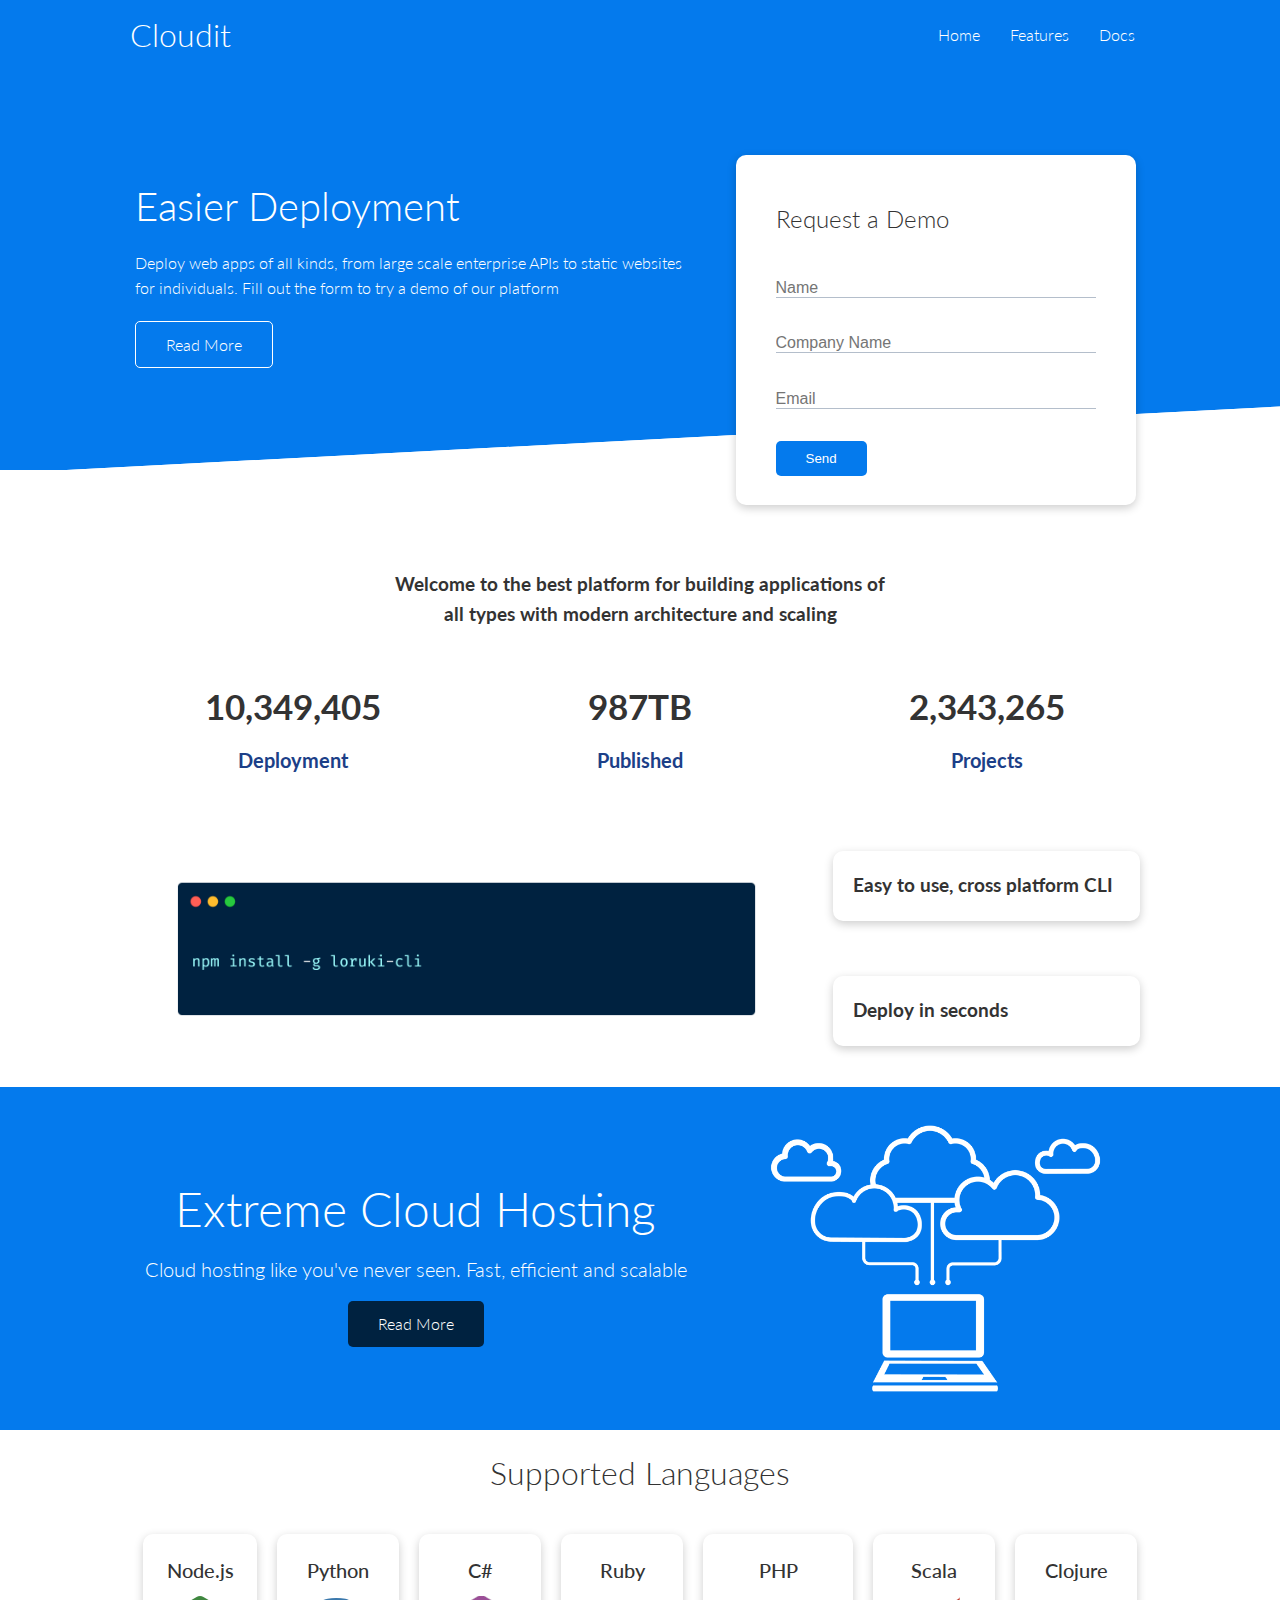
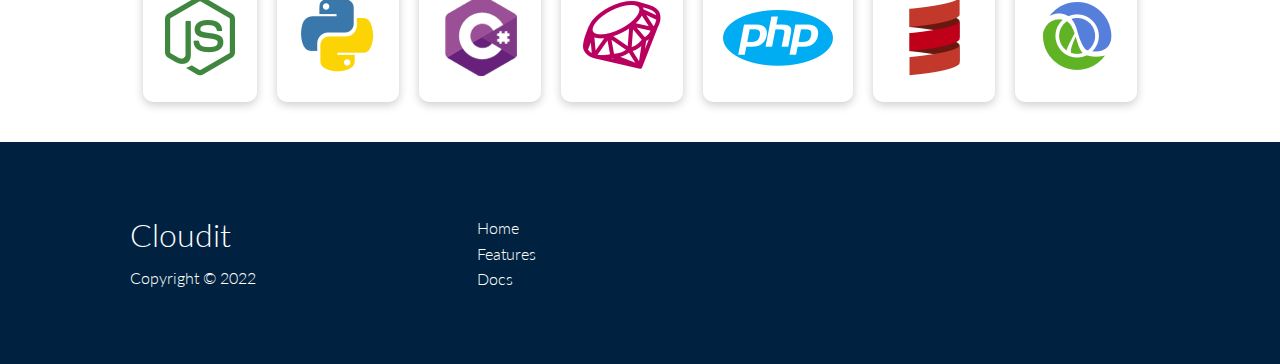
<file: index.html>
<!DOCTYPE html>
<html lang="en">
<head>
    <meta charset="UTF-8">
    <meta name="viewport" content="width=device-width, initial-scale=1.0">

    <link 
		rel="stylesheet" 
		href="https://cdnjs.cloudflare.com/ajax/libs/font-awesome/6.1.1/css/all.min.css" 
		integrity="sha512-KfkfwYDsLkIlwQp6LFnl8zNdLGxu9YAA1QvwINks4PhcElQSvqcyVLLD9aMhXd13uQjoXtEKNosOWaZqXgel0g==" 
		crossorigin="anonymous" referrerpolicy="no-referrer" 
	/>
    <link rel="stylesheet" type="text/css" href="css/style.css">
    <link rel="stylesheet" type="text/css" href="css/utilities.css">
    <title>Cloudit</title>
</head>

<body>
    <div class="navbar">
        <div class="container flex">
            <h1 class="logo"><a href="#">Cloudit</a></h1>

            <ul>
                <li><a href="index.html">Home</a></li>
                <li><a href="features.html">Features</a></li>
                <li><a href="docs.html">Docs</a></li>
            </ul>
        </div>
    </div>

    <section class="showcase">
        <div class="container grid">
            <div class="showcase-text">
                <h1>Easier Deployment</h1>

                <p>
                    Deploy web apps of all kinds, from large scale enterprise APIs 
                    to static websites for individuals. Fill out the form to try a 
                    demo of our platform
                </p>

                <a href="features.html" class="btn btn-outline">Read More</a>
            </div>

            <div class="showcase-form card">
                <h2>Request a Demo</h2>

                <form name="contact" method="POST" data-netlify="true"  netlify-honeypot="bot-field">
					<input type="hidden" name="form-name" value="contact">

					<p class="hidden">
						<label>
							Don't fill this out if you're human: <input name="bot-field" />
						</label>
					</p>

                    <div class="form-control">
                        <input type="text" name="name" placeholder="Name" required>
                    </div>

                    <div class="form-control">
                        <input type="text" name="company" placeholder="Company Name" required>
                    </div>
                    
                    <div class="form-control">
                        <input type="email" name="email" placeholder="Email" required>
                    </div>

                    <input type="submit" value="Send" class="btn btn-primary">
                </form>
            </div>
        </div>
    </section>

    <section class="stats">
        <div class="container">
            <h3 class="stats-heading text-center my-1">
                Welcome to the best platform for building applications 
                of all types with modern architecture and scaling
            </h3>

            <div class="grid grid-3 text-center my-4">
                <div>
                    <i class="fas fa-server fa-3x"></i>
                    <h3>10,349,405</h3>
                    <p class="text-secondary">Deployment</p>
                </div>

                <div>
                    <i class="fas fa-upload fa-3x"></i>
                    <h3>987TB</h3>
                    <p class="text-secondary">Published</p>
                </div>

                <div>
                    <i class="fas fa-project-diagram fa-3x"></i>
                    <h3>2,343,265</h3>
                    <p class="text-secondary">Projects</p>
                </div>
            </div>
        </div>
    </section>

    <section class="cli">
        <div class="container grid">
            <img src="images/cli.png" alt="">

            <div class="card">
                <h3>Easy to use, cross platform CLI</h3>
            </div>

            <div class="card">
                <h3>Deploy in seconds</h3>
            </div>
        </div>
    </section>

    <section class="cloud bg-primary my-2 py-2">
        <div class="container grid">
            <div class="text-center">
                <h2 class="lg">Extreme Cloud Hosting</h2>
                <p class="lead my-1">
                    Cloud hosting like you've never seen.
                    Fast, efficient and scalable
                </p>
                <a href="features.html" class="btn btn-dark">Read More</a>
            </div>

            <img src="images/cloud.png" alt="">
        </div>
    </section>

    <section class="languages">
        <h2 class="md text-center my-2">
            Supported Languages
        </h2>

        <div class="container flex">
            <div class="card">
                <h4>Node.js</h4>
                <img src="images/logos/node.png" alt="">
            </div>

            <div class="card">
                <h4>Python</h4>
                <img src="images/logos/python.png" alt="">
            </div>

            <div class="card">
                <h4>C#</h4>
                <img src="images/logos/csharp.png" alt="">
            </div>

            <div class="card">
                <h4>Ruby</h4>
                <img src="images/logos/ruby.png" alt="">
            </div>

            <div class="card">
                <h4>PHP</h4>
                <img src="images/logos/php.png" alt="">
            </div>

            <div class="card">
                <h4>Scala</h4>
                <img src="images/logos/scala.png" alt="">
            </div>

            <div class="card">
                <h4>Clojure</h4>
                <img src="images/logos/clojure.png" alt="">
            </div>
        </div>
    </section>
		
    <footer class="footer bg-dark py-5">
        <div class="container grid grid-3">
            <div>
                <h1>Cloudit</h1>
                <p>Copyright &copy; 2022</p>
            </div>

            <nav>
                <ul>
                    <li><a href="index.html">Home</a></li>
                    <li><a href="features.html">Features</a></li>
                    <li><a href="docs.html">Docs</a></li>
                </ul>
            </nav>

            <div class="social">
                <a href="#"><i class="fab fa-github fa-2x"></i></a>
                <a href="#"><i class="fab fa-facebook fa-2x"></i></a>
                <a href="#"><i class="fab fa-instagram fa-2x"></i></a>
                <a href="#"><i class="fab fa-twitter fa-2x"></i></a>
            </div>
        </div>
    </footer>
</body>
</html>
</file>
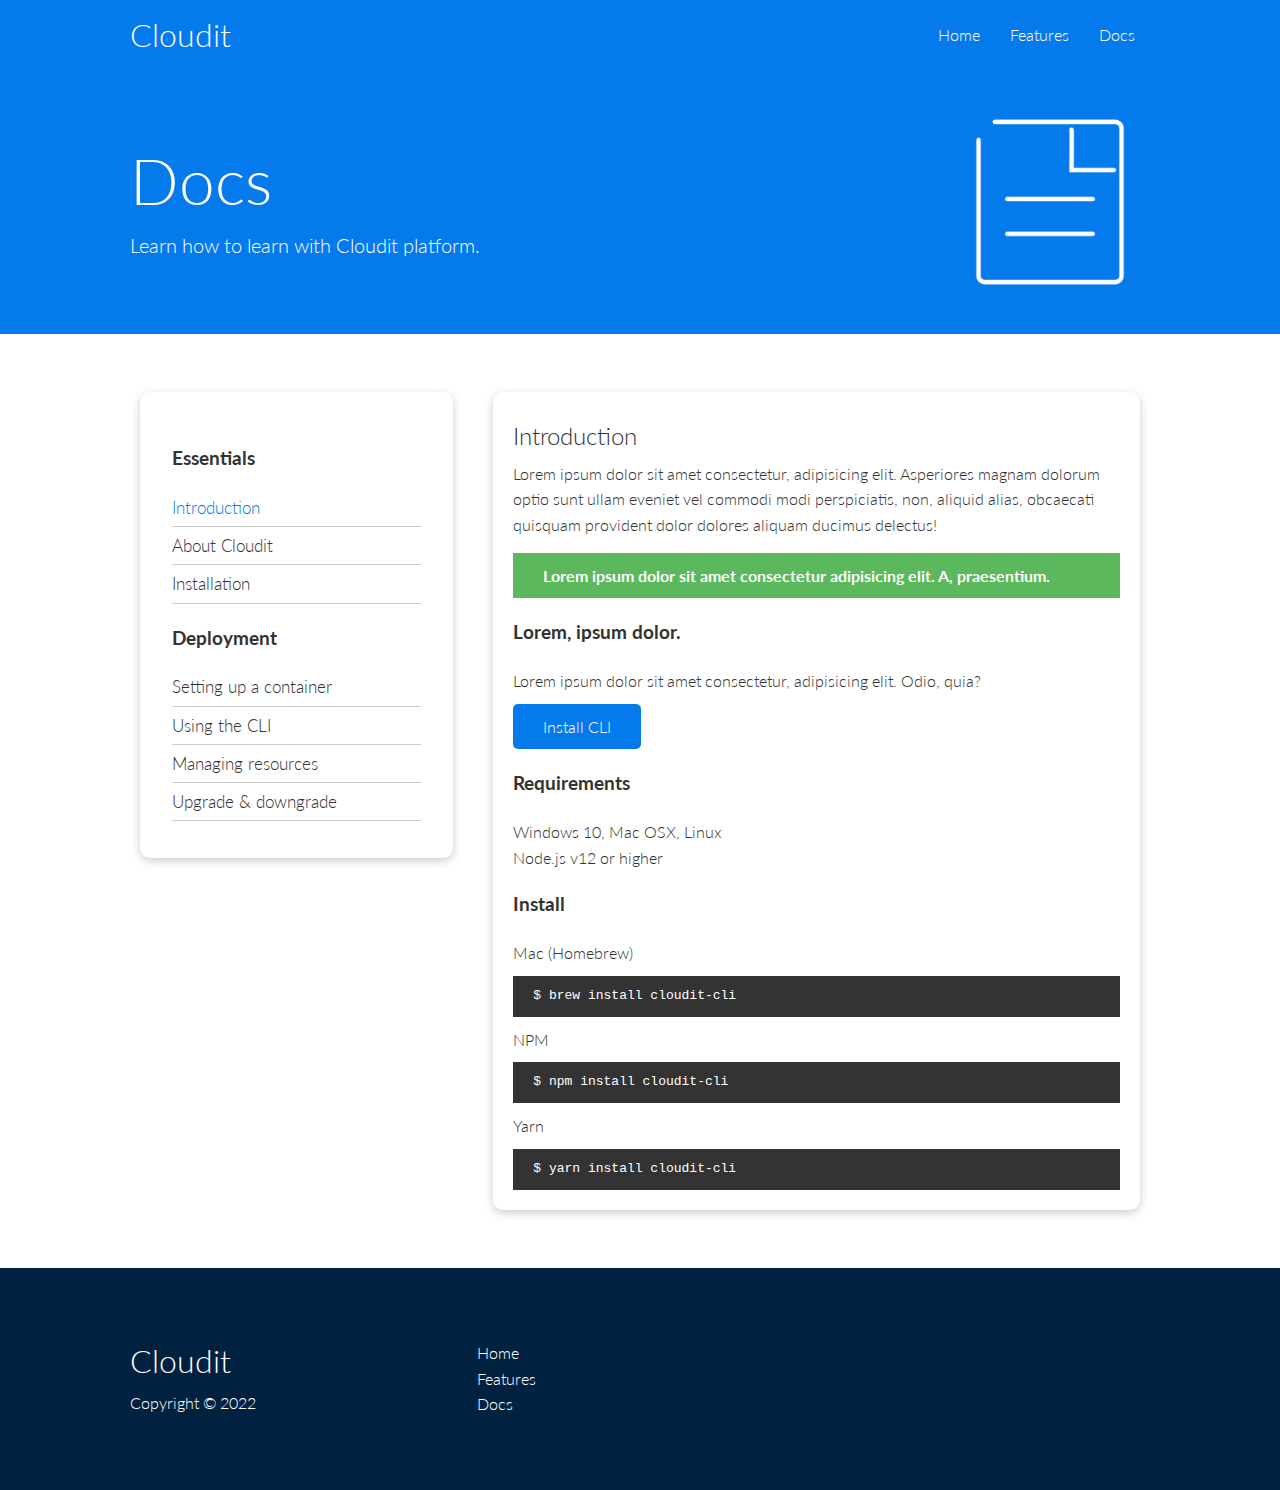
<file: docs.html>
<!DOCTYPE html>
<html lang="en">
<head>
    <meta charset="UTF-8">
    <meta name="viewport" content="width=device-width, initial-scale=1.0">

    <link 
		rel="stylesheet" 
		href="https://cdnjs.cloudflare.com/ajax/libs/font-awesome/6.1.1/css/all.min.css" 
		integrity="sha512-KfkfwYDsLkIlwQp6LFnl8zNdLGxu9YAA1QvwINks4PhcElQSvqcyVLLD9aMhXd13uQjoXtEKNosOWaZqXgel0g==" 
		crossorigin="anonymous" 
		referrerpolicy="no-referrer" 
	/>
    <link rel="stylesheet" type="text/css" href="css/style.css">
    <link rel="stylesheet" type="text/css" href="css/utilities.css">
    <title>features - Cloudit</title>
</head>

<body>
    <div class="navbar">
        <div class="container flex">
            <h1 class="logo"><a href="index.html">Cloudit</a></h1>

            <ul>
                <li><a href="index.html">Home</a></li>
                <li><a href="features.html">Features</a></li>
                <li><a href="docs.html">Docs</a></li>
            </ul>
        </div>
    </div>

    <section class="docs-head bg-primary py-3">
        <div class="container grid">
            <div>
                <h1 class="xl">Docs</h1>
                <p class="lead">
                    Learn how to learn with Cloudit platform.
                </p>
            </div>

            <img src="images/docs.png" alt="">
        </div>
    </section>

	<section class="docs-main my-4">
		<div class="container grid">
			<div class="card bg-light p-3">
				<h3 class="my-2">Essentials</h3>
				<nav>
					<ul>
						<li><a href="#" class="text-primary">Introduction</a></li>
						<li><a href="#">About Cloudit</a></li>
						<li><a href="#">Installation</a></li>
					</ul>
				</nav>

				<h3 class="my-2">Deployment</h3>
				<nav>
					<ul>
						<li><a href="#">Setting up a container</a></li>
						<li><a href="#">Using the CLI</a></li>
						<li><a href="#">Managing resources</a></li>
						<li><a href="#">Upgrade & downgrade</a></li>
					</ul>
				</nav>
			</div>

			<div class="card">
				<h2>Introduction</h2>

				<p>
					Lorem ipsum dolor sit amet consectetur, adipisicing elit. 
					Asperiores magnam dolorum optio sunt ullam eveniet vel 
					commodi modi perspiciatis, non, aliquid alias, obcaecati 
					quisquam provident dolor dolores aliquam ducimus delectus!
				</p>

				<div class="alert alert-success">
					<i class="fas fa-info"></i>
					Lorem ipsum dolor sit amet consectetur adipisicing elit. A, praesentium.
				</div>

				<h3>Lorem, ipsum dolor.</h3>
				<p>Lorem ipsum dolor sit amet consectetur, adipisicing elit. Odio, quia?</p>
				<a href="#" class="btn btn-primary">Install CLI</a>

				<h3>Requirements</h3>
				<ul>
					<li>Windows 10, Mac OSX, Linux</li>
					<li>Node.js v12 or higher</li>
				</ul>

				<h3>Install</h3>
				<p>Mac (Homebrew)</p>
				<pre><code>$ brew install cloudit-cli</code></pre>
				<p>NPM</p>
				<pre><code>$ npm install cloudit-cli</code></pre>
				<p>Yarn</p>
				<pre><code>$ yarn install cloudit-cli</code></pre>

			</div>
		</div>
	</section>

    <footer class="footer bg-dark py-5">
        <div class="container grid grid-3">
            <div>
                <h1>Cloudit</h1>
                <p>Copyright &copy; 2022</p>
            </div>

            <nav>
                <ul>
                    <li><a href="index.html">Home</a></li>
                    <li><a href="features.html">Features</a></li>
                    <li><a href="docs.html">Docs</a></li>
                </ul>
            </nav>

            <div class="social">
                <a href="#"><i class="fab fa-github fa-2x"></i></a>
                <a href="#"><i class="fab fa-facebook fa-2x"></i></a>
                <a href="#"><i class="fab fa-instagram fa-2x"></i></a>
                <a href="#"><i class="fab fa-twitter fa-2x"></i></a>
            </div>
        </div>
    </footer>
</body>
</html>
</file>
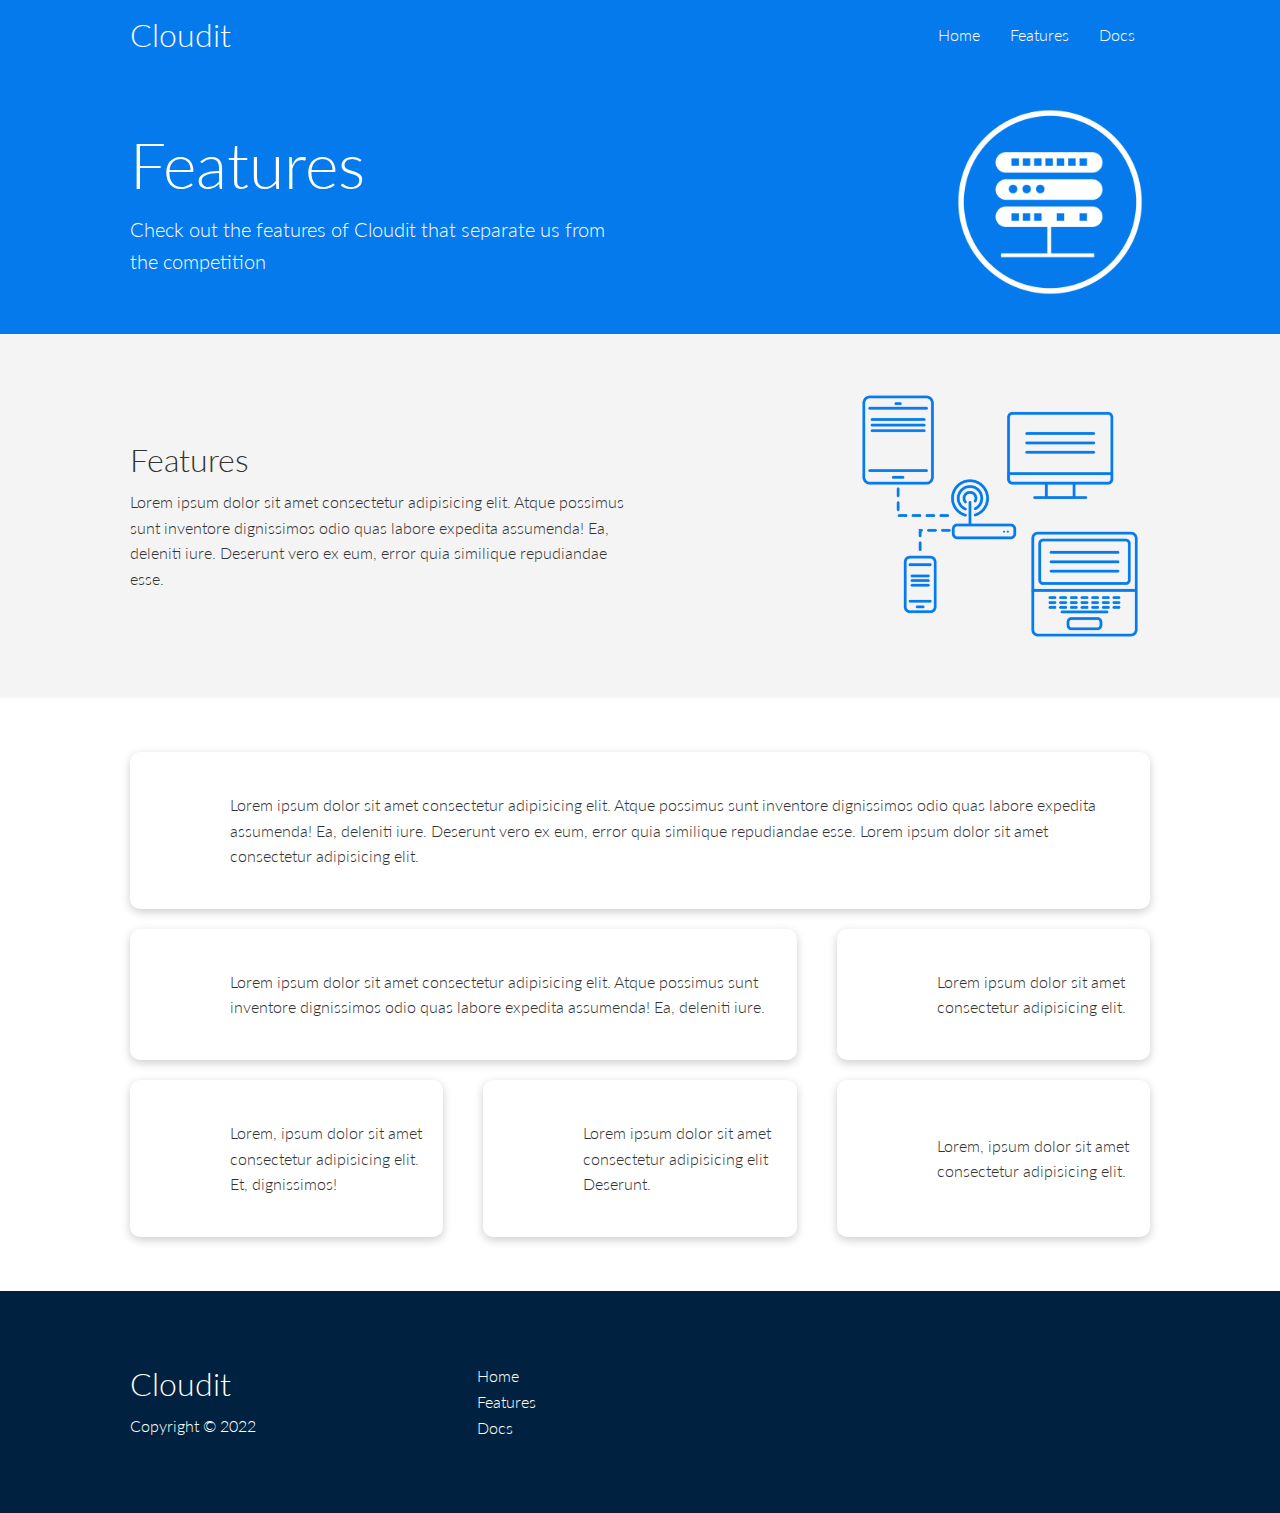
<file: features.html>
<!DOCTYPE html>
<html lang="en">
<head>
    <meta charset="UTF-8">
    <meta name="viewport" content="width=device-width, initial-scale=1.0">

	<link 
		rel="stylesheet" 
		href="https://cdnjs.cloudflare.com/ajax/libs/font-awesome/6.1.1/css/all.min.css" 
		integrity="sha512-KfkfwYDsLkIlwQp6LFnl8zNdLGxu9YAA1QvwINks4PhcElQSvqcyVLLD9aMhXd13uQjoXtEKNosOWaZqXgel0g==" 
		crossorigin="anonymous" referrerpolicy="no-referrer" 
	/>
    <link rel="stylesheet" type="text/css" href="css/style.css">
    <link rel="stylesheet" type="text/css" href="css/utilities.css">
    <title>features - Cloudit</title>
</head>

<body>
    <div class="navbar">
        <div class="container flex">
            <h1 class="logo"><a href="index.html">Cloudit</a></h1>

            <ul>
                <li><a href="index.html">Home</a></li>
                <li><a href="features.html">Features</a></li>
                <li><a href="docs.html">Docs</a></li>
            </ul>
        </div>
    </div>

    <section class="features-head bg-primary py-3">
        <div class="container grid">
            <div>
                <h1 class="xl">Features</h1>
                <p class="lead">
                    Check out the features of Cloudit that separate us from the
					competition
                </p>
            </div>

            <img src="images/server.png" alt="">
        </div>
    </section>

    <section class="features-sub-head bg-light py-3">
        <div class="container grid">
            <div>
                <h1 class="md">Features</h1>
                <p>
                    Lorem ipsum dolor sit amet consectetur adipisicing elit. 
                    Atque possimus sunt inventore dignissimos odio quas labore expedita 
                    assumenda! Ea, deleniti iure. Deserunt vero ex eum, 
                    error quia similique repudiandae esse.
                </p>
            </div>

            <img src="images/server2.png" alt="">
        </div>
    </section>

    <section class="features-main my-2">
        <div class="container grid grid-3">
            <div class="card flex">
                <i class="fas fa-server fa-3x"></i>
                <p>
                    Lorem ipsum dolor sit amet consectetur adipisicing elit. 
                    Atque possimus sunt inventore dignissimos odio quas labore expedita 
                    assumenda! Ea, deleniti iure. Deserunt vero ex eum, 
                    error quia similique repudiandae esse. Lorem ipsum dolor sit amet consectetur adipisicing elit. 
                </p>
            </div>

            <div class="card flex">
				<i class="fas fa-network-wired fa-3x"></i>
				<p>
					Lorem ipsum dolor sit amet consectetur adipisicing elit. 
					Atque possimus sunt inventore dignissimos odio quas labore expedita 
					assumenda! Ea, deleniti iure.
				</p>
			</div>

			<div class="card flex">
				<i class="fas fa-laptop-code fa-3x"></i>
				<p>
					Lorem ipsum dolor sit amet consectetur adipisicing elit.
                    
				</p>
			</div>

			<div class="card flex">
				<i class="fas fa-database fa-3x"></i>
				<p>
					Lorem, ipsum dolor sit amet consectetur adipisicing elit. Et, dignissimos!
                    
				</p>
			</div>

			<div class="card flex">
				<i class="fas fa-power-off fa-3x"></i>
				<p>
                    Lorem ipsum dolor sit amet consectetur adipisicing elit 
                    Deserunt.
				</p>
			</div>

			<div class="card flex">
				<i class="fas fa-upload fa-3x"></i>
				<p>
					Lorem, ipsum dolor sit amet consectetur adipisicing elit.
				</p>
			</div>
        </div>
    </section>
		
    <footer class="footer bg-dark py-5">
        <div class="container grid grid-3">
            <div>
                <h1>Cloudit</h1>
                <p>Copyright &copy; 2022</p>
            </div>

            <nav>
                <ul>
                    <li><a href="index.html">Home</a></li>
                    <li><a href="features.html">Features</a></li>
                    <li><a href="docs.html">Docs</a></li>
                </ul>
            </nav>

            <div class="social">
                <a href="#"><i class="fab fa-github fa-2x"></i></a>
                <a href="#"><i class="fab fa-facebook fa-2x"></i></a>
                <a href="#"><i class="fab fa-instagram fa-2x"></i></a>
                <a href="#"><i class="fab fa-twitter fa-2x"></i></a>
            </div>
        </div>
    </footer>
</body>
</html>
</file>
<file: css/style.css>
@import url('https://fonts.googleapis.com/css2?family=Lato:wght@300&display=swap');

/* GENERIC PROPERTIES
---------------------------------------------------------------------------------------------*/
* {
    box-sizing: border-box;
    padding: 0;
    margin: 0;
}

body {
    width: 100%;
    font-family: "Lato", sans-serif;
    font-weight: 300;
    color: #333333;
    line-height: 1.6;
}

a {
    text-decoration: none;
    color: #333333;
}

p {
    margin: 10px 0;
}

h1, h2 {
    margin: 10px 0;
    font-weight: 300;
    line-height: 1.2;
}

code, pre {
    padding: 10px;
    background-color: #333;
    color: #fff;
}

img {
    width: 100%;
}

/* MAIN-NAVIGATION
---------------------------------------------------------------------------------------------*/

ul {
    list-style-type: none;
}

.navbar {
    height: 70px;
    background-color: var(--primary-color);
    color: #fff;
}

.navbar .flex {
    justify-content: space-between;
}

.navbar ul {
    display: flex;
}

.navbar a {
    color: #fff;
    padding: 10px;
    margin: 0 5px;
}

.navbar h1 a {
    padding: 0;
    margin: 0;
}

.navbar ul a:hover {
    border-bottom: 2px solid #fff;
}

/* SHOWCASE
---------------------------------------------------------------------------------------------*/

.showcase {
    position: relative;
    height: 400px;
    background-color: var(--primary-color);
    color: #fff;
}

.showcase::after,
.showcase::before {
    content: '';
    position: absolute;
    right: 0;
    left: 0;
    bottom: -70px;
    height: 100px;
    background-color: #fff;
    transform: skewY(-3deg);
    -webkit-transform: skewY(-3deg);
    -moz-transform: skewY(-3deg);
    -ms-transform: skewY(-3deg);
}

.showcase .grid {
    grid-template-columns: 55% auto;
    gap: 30px;
}

.showcase .showcase-form {
    position: relative;
    top: 60px;
    justify-self: flex-end;
    width: 400px;
    height: 350px;
    padding: 40px; 
    z-index: 100;
    animation: slideInFromRight 1s ease-In;
}

.showcase-form .form-control {
    margin: 30px 0;
}

.showcase-form input[type="text"],
.showcase-form input[type="email"] {
    width: 100%;
    border: none;
    border-bottom: 1px solid #b4becb;
    font-size: 16px;
}

.showcase-form input:focus {
    outline: none;
}

.showcase h1 {
    font-size: 40px;
}

.showcase p {
    margin: 20px 0;
}

.showcase-text {
    animation: slideInFromLeft 1s ease-In;
}

p.hidden {
    visibility: hidden;
    height: 0;
    margin: 0;
}

/* STATS
---------------------------------------------------------------------------------------------*/

.stats {
    padding-top: 100px;
    animation: slideInFromBottom 1s ease-In;
}

.stats .stats-heading {
    max-width: 500px;
    margin: auto;
}

.stats .grid h3 {
    font-size: 35px;
}

.stats .grid p {
    font-size: 20px;
    font-weight: bold;
}

/* CLI
---------------------------------------------------------------------------------------------*/

.cli .grid {
    grid-template-columns: repeat(3, 1fr);
    grid-template-rows: repeat(2, 1fr);
}

.cli .grid *:first-child {
    grid-column: 1 / span 2;
    grid-row: 1 / span 2;
}

/* CLOUD
---------------------------------------------------------------------------------------------*/

.cloud .grid {
    grid-template-columns: 4fr 3fr;
    color: #fff;
}

/* LANGUAGES
---------------------------------------------------------------------------------------------*/

.languages .card {
    margin: 18px 10px 40px;
    text-align: center;
    transition: transform 0.2s ease-in;
}

.languages .card:hover {
    transform: translateY(-15px);
}

.languages .flex {
    flex-wrap: wrap;
}

.languages .card h4 {
    margin-bottom: 10px;
    font-size: 20px;
    font-weight: 500;
}

/* FOOTER
---------------------------------------------------------------------------------------------*/

.footer .social a {
    margin: 0 10px;
}

/* FEATURES
---------------------------------------------------------------------------------------------*/

.features-head img {
    justify-self: end;
    width: 200px;
}

.features-sub-head img {
    justify-self: end;
    width: 300px;
}

.features-main .flex *:nth-child(1) {
    flex: 0 0 80px;
}

.features-main .flex *:nth-child(2) {
    flex: 1 1 auto;
}

.features-main .grid {
    padding: 30px;
}

.features-main .grid > *:first-child {
    grid-column: 1 / span 3;
}

.features-main .grid > *:nth-child(2) {
    grid-column: 1 / span 2;
}

/* DOCS
---------------------------------------------------------------------------------------------*/

.docs-head img {
    justify-self: end;
    width: 200px;
}

.docs-main h3 {
    margin: 20px 0;
}

.docs-main .grid {
    grid-template-columns: 1fr 2fr;
    align-items: start;
}

.docs-main nav li {
    padding-bottom: 5px;
    margin-bottom: 5px;
    border-bottom: 1px solid #ccc;
    font-size: 17px;
}

.docs-main a:hover {
    font-weight: bold;
}

/* ANIMATION
---------------------------------------------------------------------------------------------*/

@keyframes slideInFromLeft {
    0% {
        transform: translateX(-100%);
    }

    1000% {
        transform: translateX(0);
    }
}

@keyframes slideInFromRight {
    0% {
        transform: translateX(100%);
    }

    1000% {
        transform: translateX(0);
    }
}

@keyframes slideInFromTop {
    0% {
        transform: translateY(-100%);
    }

    1000% {
        transform: translateY(0);
    }
}

@keyframes slideInFromBottom {
    0% {
        transform: translateY(100%);
    }

    1000% {
        transform: translateY(0);
    }
}

/* RESPONSIVE DESIGN FOR TABLETS
---------------------------------------------------------------------------------------------*/

@media (max-width: 768px) {
    .grid,
    .showcase .grid,
    .stats .grid,
    .cli .grid,
    .cloud .grid,
    .footer .grid,
    .features-head .grid,
    .features-sub-head .grid,
    .features-main .grid,
    .docs-head .grid,
    .docs-main .grid {
        grid-template-columns: 1fr;
        grid-template-rows: 1fr;
    }

    .showcase {
        height: auto;
    }

    .showcase-text {
        margin-top: 40px;
        text-align: center;
    }

    .showcase .showcase-form {
        margin: auto;
        justify-self: center;
    }

    .cli .grid *:first-child {
        grid-column: 1;
        grid-row: 1;
    }

    .footer .social {
        margin-top: 10px;
    }

    .features-head,
    .features-sub-head,
    .docs-head {
        text-align: center;
    }

    .features-head img,
    .features-sub-head img,
    .docs-head img {
        justify-self: center;
    }

    .features-main .grid > *:first-child,
    .features-main .grid > *:nth-child(2) {
        grid-column: 1;
    }

    .features-main .flex {
        justify-content: flex-start;
    }

    .showcase .showcase-text {
        animation: slideInFromTop 1s ease-In;
    }

    .showcase .showcase-form {
        animation: slideInFromBottom 1s ease-In;
    }

}

/* RESPONSIVE DESIGN FOR MOBILE
---------------------------------------------------------------------------------------------*/

@media (max-width: 500px) {
    .navbar {
        height: 110px;
    }

    .navbar .flex {
        flex-direction: column;
    }

    .navbar ul {
        padding: 10px;
        background-color: rgba(0, 0, 0, 0.2);
    }
}
</file>
<file: css/utilities.css>
/* GLOBAL CSS VARIABLES
---------------------------------------------------------------------------------------------*/
:root {
    --primary-color: #047aed;
    --secondary-color: #1c3f88;
    --dark-color: #002240;
    --light-color: #f4f4f4;
    --success-color: #5cb85c;
    --error-color: #d9534f;
}

/* FLEXBOX
---------------------------------------------------------------------------------------------*/

.flex {
    display: flex;
    justify-content: center;
    align-items: center;
    height: 100%;
}

/* GRID
---------------------------------------------------------------------------------------------*/

.grid {
    display: grid;
    grid-template-columns: repeat(2, 1fr);
    gap: 20px;
    justify-content: center;
    align-items: center;
    height: 100%;
}

.grid-3 {
    grid-template-columns: repeat(3, 1fr);
}

/* BUTTONS 
---------------------------------------------------------------------------------------------*/
.btn {
    display: inline-block;
    padding: 10px 30px;
    cursor: pointer;
    background-color: var(--primary-color);
    border: none;
    border-radius: 5px;
    color: #fff;
}

.btn:hover {
    transform: scale(0.98);
}

.btn-outline {
    background-color: transparent;
    border: 1px solid #fff;
}

/* BACKGROUNDS & COLORED BUTTONS
---------------------------------------------------------------------------------------------*/

.bg-primary,
.btn-primary {
    background-color: var(--primary-color);
    color: #fff;
}

.bg-secondary,
.btn-secondary {
    background-color: var(--secondary-color);
    color: #fff;
}

.bg-dark,
.btn-dark {
    background-color: var(--dark-color);
    color: #fff;

}
.bg-light,
.btn-light {
    background-color: var(--light-color);
    color: #333;
}

.bg-primary a,
.btn-primary a,
.bg-secondary a,
.btn-secondary a,
.bg-dark a,
.btn-dark a {
    color: #fff;
}

/* TEXT SIZES
---------------------------------------------------------------------------------------------*/

.lead {
    font-size: 20px;
}

.sm {
    font-size: 1rem;
}

.md {
    font-size: 2rem;
}

.lg {
    font-size: 3rem;
}

.xl {
    font-size: 4rem;
}

/* TEXT COLORS
---------------------------------------------------------------------------------------------*/

.text-primary {
    color: var(--primary-color);
}

.text-secondary {
    color: var(--secondary-color);
}

.text-dark {
    color: var(--dark-color);
}

.text-light {
    color: var(--light-color);
}

/* ALERT
---------------------------------------------------------------------------------------------*/

.alert {
    padding: 10px 20px;
    margin: 15px 0;
    background-color: var(--light-color);
    font-weight: bold;
}

.alert-success {
    background-color: var(--success-color);
    color: #fff;
}

.alert-error {
    background-color: var(--error-color);
    color: #fff;
}

.alert i {
    margin-right: 10px;
}

/* MISCELLANEOUS
---------------------------------------------------------------------------------------------*/

.container {
    max-width: 1100px;
    margin: 0 auto;
    padding: 0 40px;
}

.card {
    background-color: #fff;
    border-radius: 10px;
    box-shadow: 0 3px 10px rgba(0, 0, 0, 0.2);
    margin: 10px;
    padding: 20px;
    color: #333333;
}

.text-center {
    text-align: center;
}

/* MARGIN
---------------------------------------------------------------------------------------------*/

.my-1 {
    margin: 1rem 0;
}

.my-2 {
    margin: 1.5rem 0;
}

.my-3 {
    margin: 2rem 0;
}

.my-4 {
    margin: 3rem 0;
}

.my-5 {
    margin: 4rem 0;
}

.m-1 {
    margin: 1rem;
}

.m-2 {
    margin: 1.5rem;
}

.m-3 {
    margin: 2rem;
}

.m-4 {
    margin: 3rem;
}

.m-5 {
    margin: 4rem;
}

/* PADDING
---------------------------------------------------------------------------------------------*/
.py-1 {
    padding: 1rem 0;
}

.py-2 {
    padding: 1.5rem 0;
}

.py-3 {
    padding: 2rem 0;
}

.py-4 {
    padding: 3rem 0;
}

.py-5 {
    padding: 4rem 0;
}

.p-1 {
    padding: 1rem;
}

.p-2 {
    padding: 1.5rem;
}

.p-3 {
    padding: 2rem;
}

.p-4 {
    padding: 3rem;
}

.p-5 {
    padding: 4rem;
}
</file>
